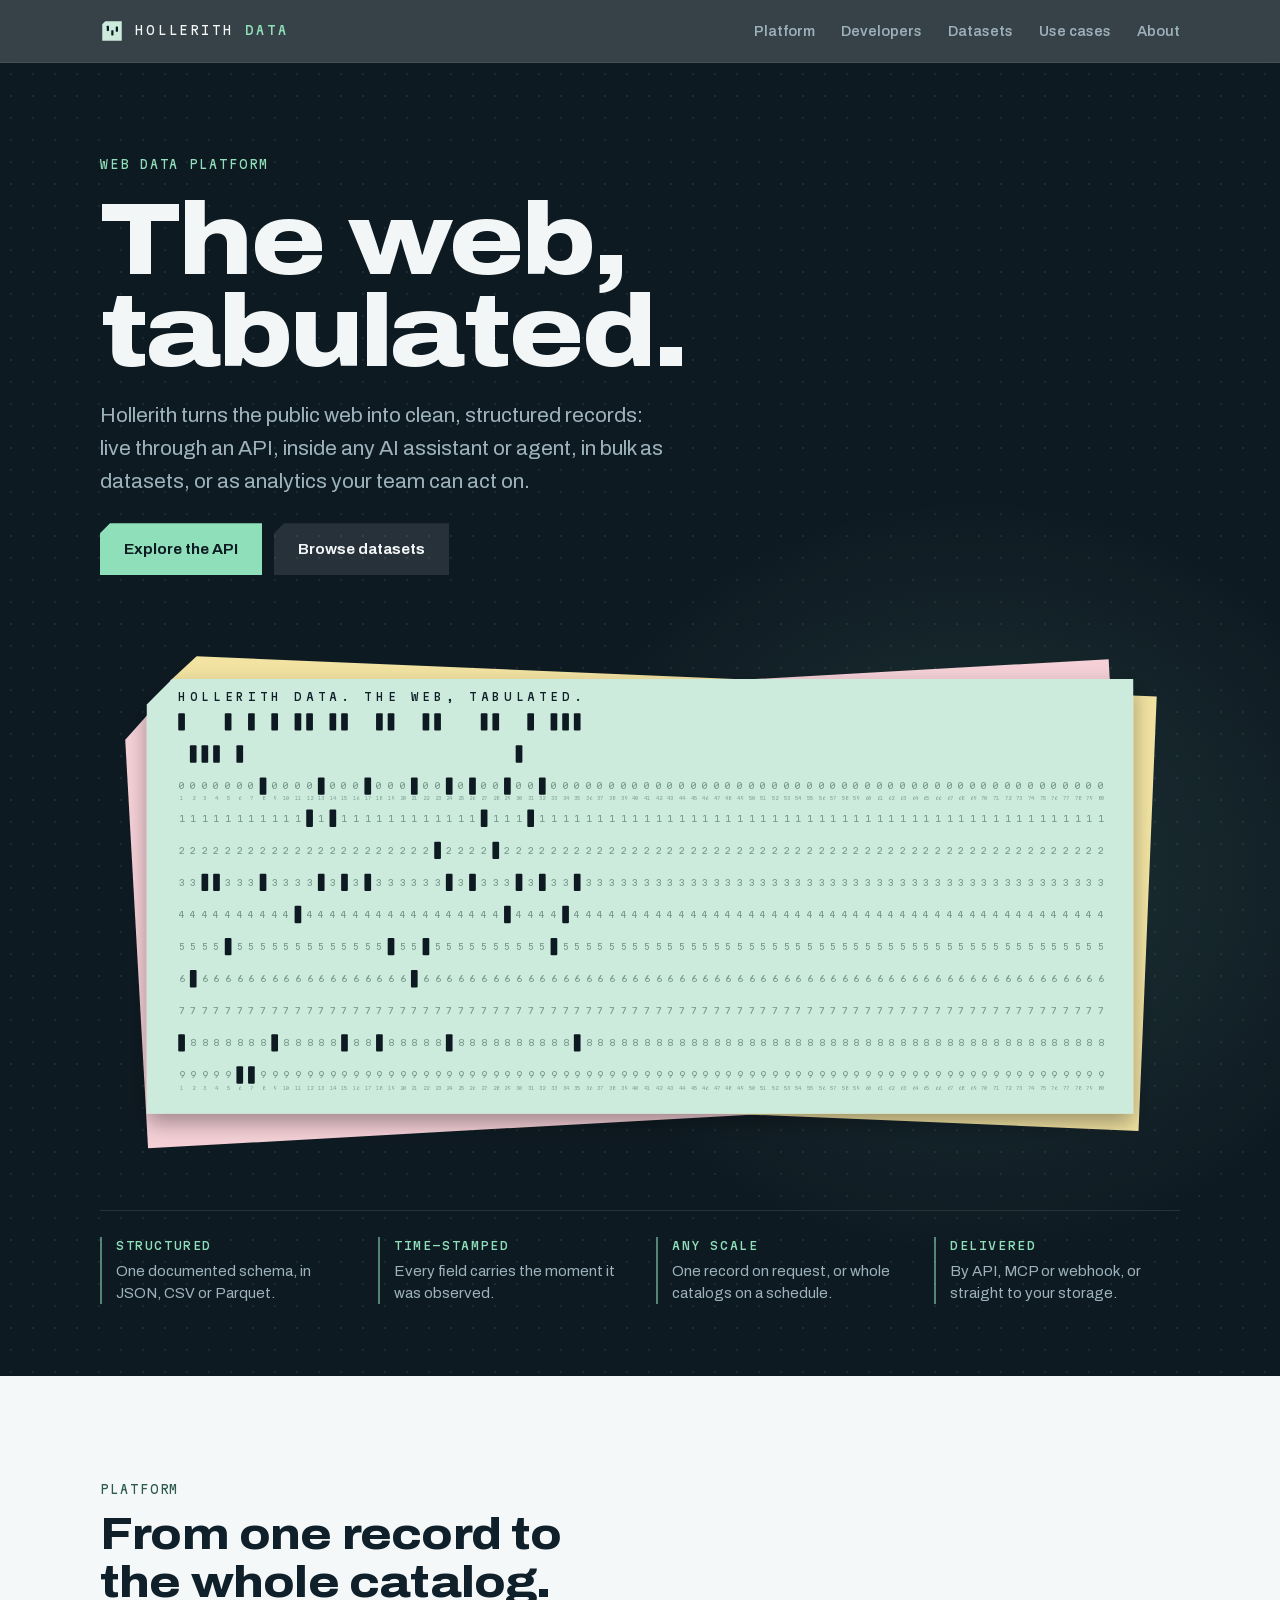
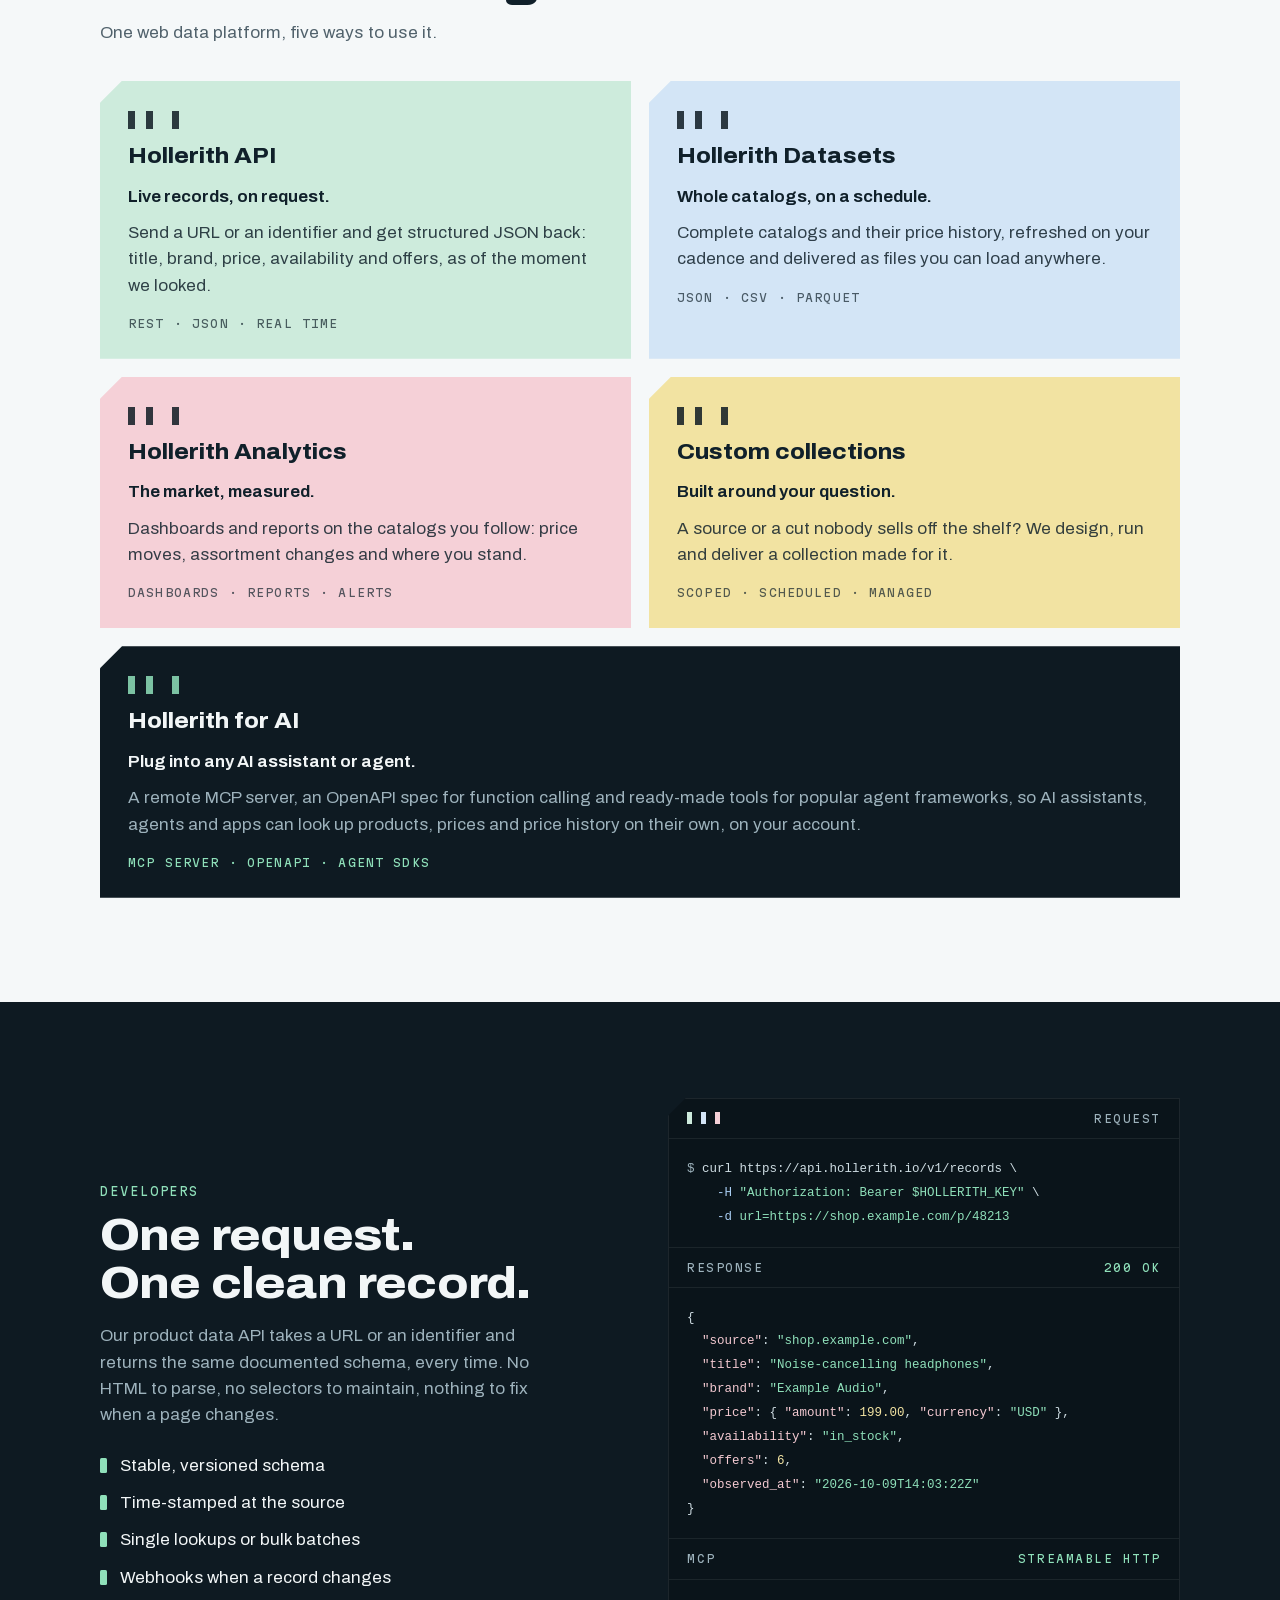
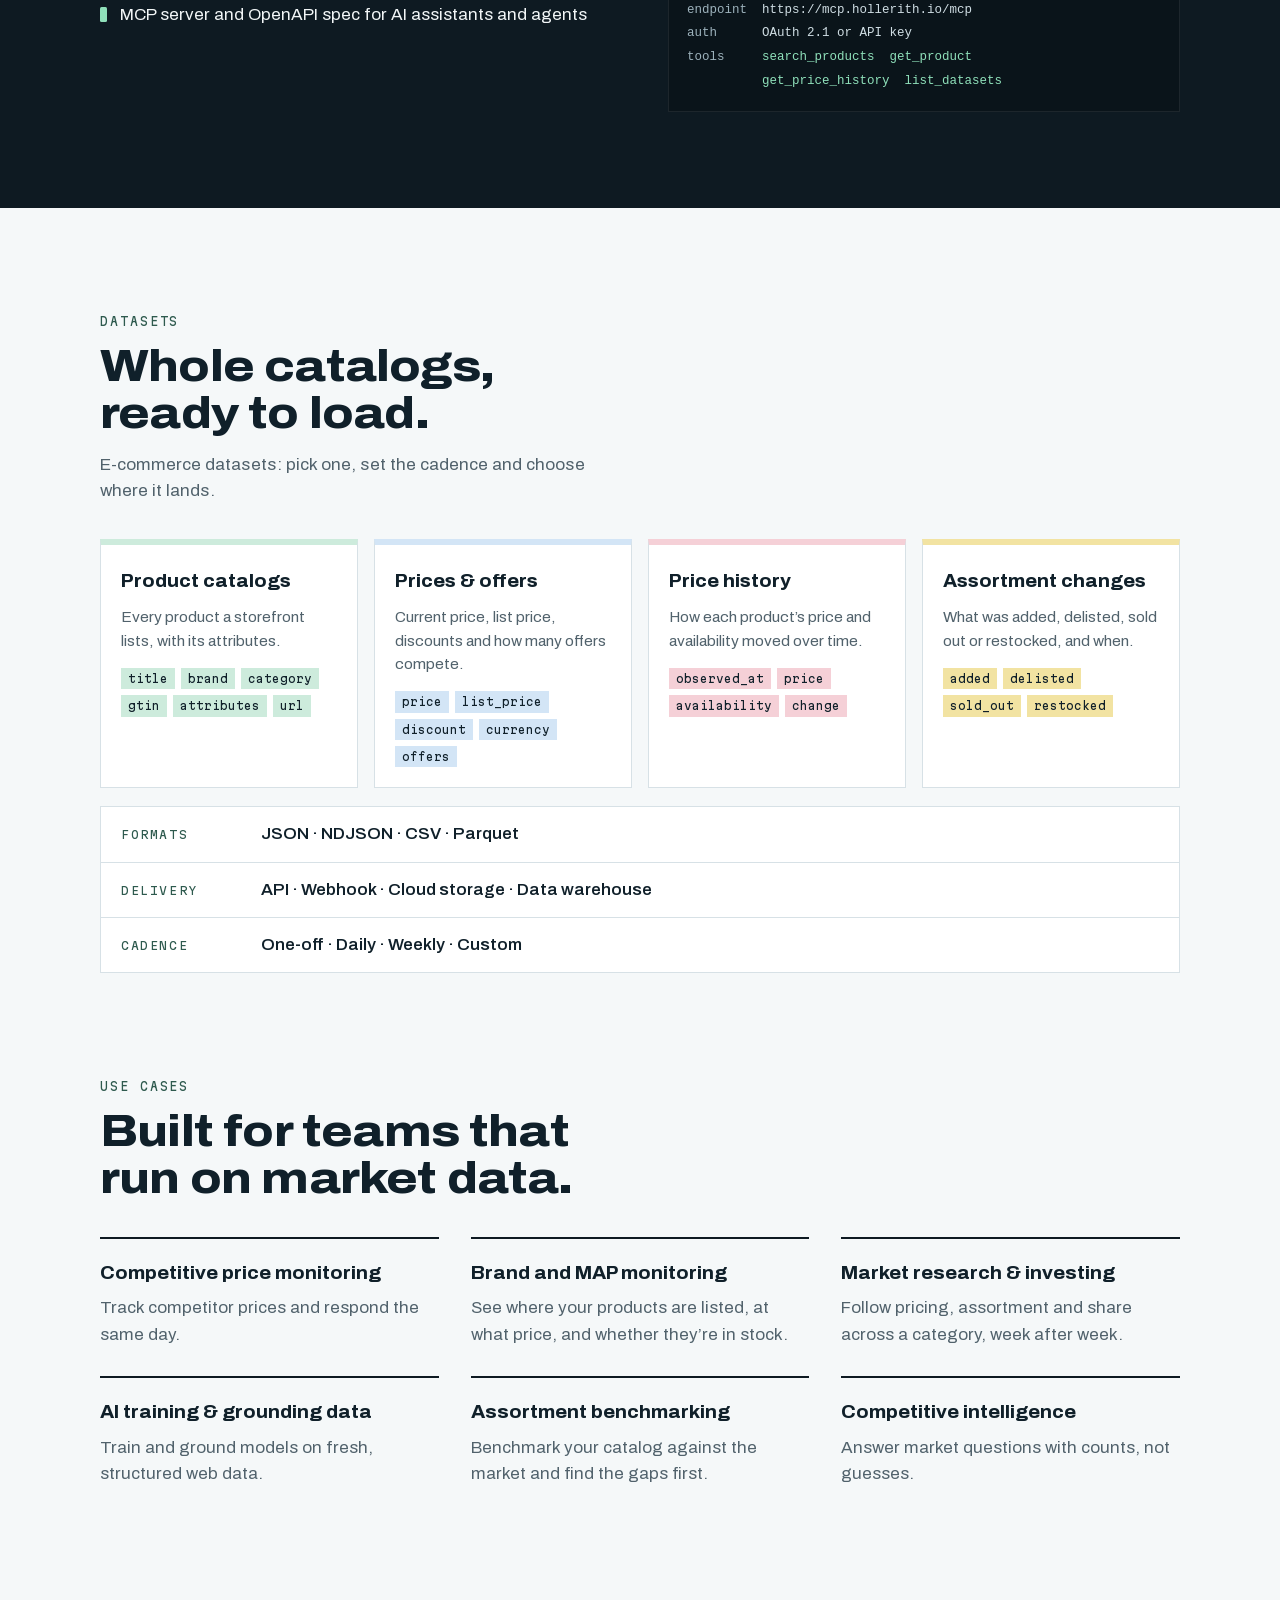
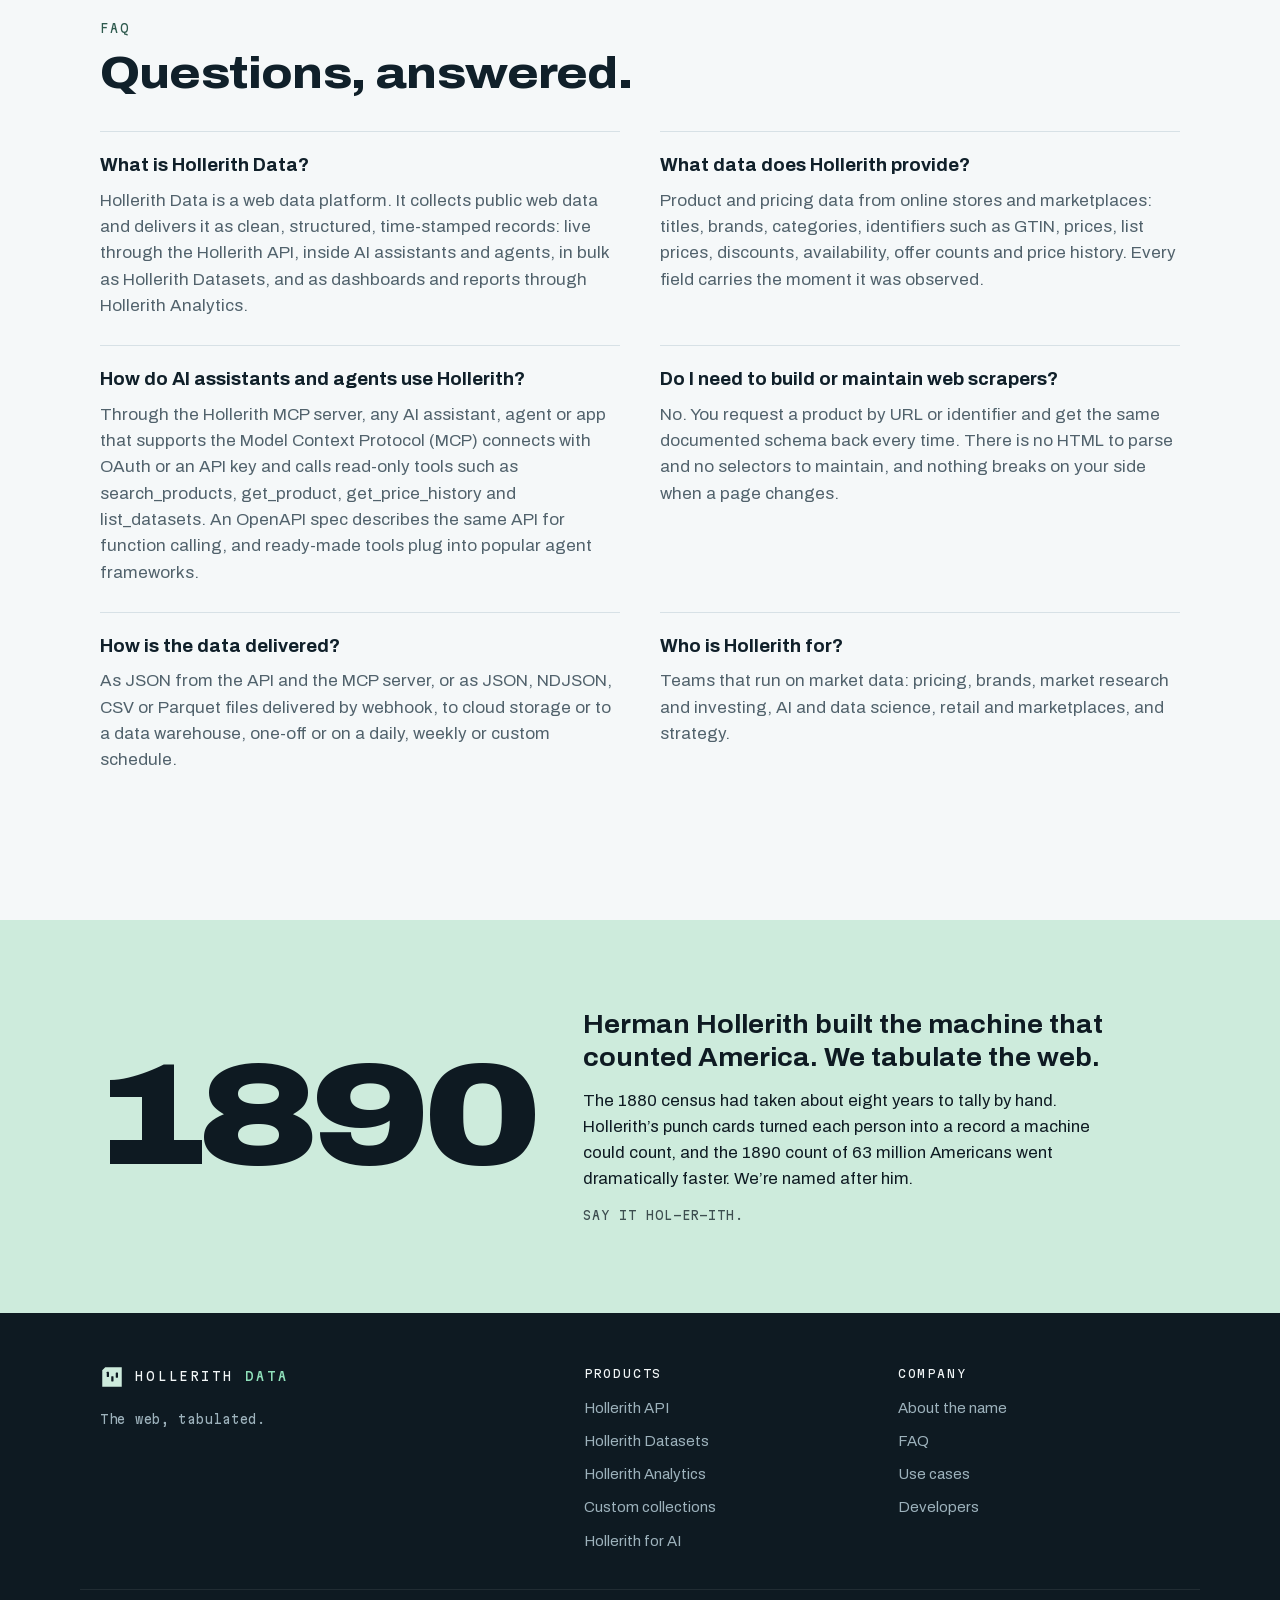
<file: index.html>
<!doctype html>
<html lang="en">
<head>
<meta charset="utf-8">
<meta name="viewport" content="width=device-width, initial-scale=1">
<meta http-equiv="Content-Security-Policy" content="default-src 'none'; style-src 'self'; font-src 'self'; img-src 'self'; base-uri 'none'; form-action 'none'; upgrade-insecure-requests">
<meta name="referrer" content="no-referrer">
<title>Hollerith Data | Web data API, datasets and MCP server</title>
<meta name="description" content="Clean, time-stamped web data: product and price records by API, an MCP server for AI assistants and agents, scheduled datasets and analytics.">
<link rel="canonical" href="https://hollerith.io/">
<meta property="og:type" content="website">
<meta property="og:site_name" content="Hollerith Data">
<meta property="og:url" content="https://hollerith.io/">
<meta property="og:title" content="Hollerith Data | The web, tabulated">
<meta property="og:description" content="Clean, structured, time-stamped web data by API, MCP server, datasets and analytics.">
<meta property="og:image" content="https://hollerith.io/og.png">
<meta property="og:image:width" content="1200">
<meta property="og:image:height" content="630">
<meta property="og:image:alt" content="A punch card spelling HOLLERITH DATA. THE WEB, TABULATED.">
<meta name="twitter:card" content="summary_large_image">
<script type="application/ld+json">{"@context":"https://schema.org","@graph":[{"@type":"Organization","@id":"https://hollerith.io/#org","name":"Hollerith Data","url":"https://hollerith.io/","logo":"https://hollerith.io/logo.png","slogan":"The web, tabulated.","description":"Hollerith Data is a web data platform. It collects public web data and delivers it as clean, structured, time-stamped records: live through the Hollerith API, inside AI assistants and agents, in bulk as Hollerith Datasets, and as dashboards and reports through Hollerith Analytics."},{"@type":"WebSite","@id":"https://hollerith.io/#website","name":"Hollerith Data","url":"https://hollerith.io/","publisher":{"@id":"https://hollerith.io/#org"}},{"@type":"Service","name":"Hollerith API","description":"Send a URL or an identifier and get structured JSON back: title, brand, price, availability and offers, as of the moment we looked.","provider":{"@id":"https://hollerith.io/#org"}},{"@type":"Service","name":"Hollerith Datasets","description":"Complete catalogs and their price history, refreshed on your cadence and delivered as files you can load anywhere.","provider":{"@id":"https://hollerith.io/#org"}},{"@type":"Service","name":"Hollerith Analytics","description":"Dashboards and reports on the catalogs you follow: price moves, assortment changes and where you stand.","provider":{"@id":"https://hollerith.io/#org"}},{"@type":"Service","name":"Custom collections","description":"A source or a cut nobody sells off the shelf? We design, run and deliver a collection made for it.","provider":{"@id":"https://hollerith.io/#org"}},{"@type":"Service","name":"Hollerith for AI","description":"A remote MCP server, an OpenAPI spec for function calling and ready-made tools for popular agent frameworks, so AI assistants, agents and apps can look up products, prices and price history on their own, on your account.","provider":{"@id":"https://hollerith.io/#org"}},{"@type":"FAQPage","@id":"https://hollerith.io/#faq","mainEntity":[{"@type":"Question","name":"What is Hollerith Data?","acceptedAnswer":{"@type":"Answer","text":"Hollerith Data is a web data platform. It collects public web data and delivers it as clean, structured, time-stamped records: live through the Hollerith API, inside AI assistants and agents, in bulk as Hollerith Datasets, and as dashboards and reports through Hollerith Analytics."}},{"@type":"Question","name":"What data does Hollerith provide?","acceptedAnswer":{"@type":"Answer","text":"Product and pricing data from online stores and marketplaces: titles, brands, categories, identifiers such as GTIN, prices, list prices, discounts, availability, offer counts and price history. Every field carries the moment it was observed."}},{"@type":"Question","name":"How do AI assistants and agents use Hollerith?","acceptedAnswer":{"@type":"Answer","text":"Through the Hollerith MCP server, any AI assistant, agent or app that supports the Model Context Protocol (MCP) connects with OAuth or an API key and calls read-only tools such as search_products, get_product, get_price_history and list_datasets. An OpenAPI spec describes the same API for function calling, and ready-made tools plug into popular agent frameworks."}},{"@type":"Question","name":"Do I need to build or maintain web scrapers?","acceptedAnswer":{"@type":"Answer","text":"No. You request a product by URL or identifier and get the same documented schema back every time. There is no HTML to parse and no selectors to maintain, and nothing breaks on your side when a page changes."}},{"@type":"Question","name":"How is the data delivered?","acceptedAnswer":{"@type":"Answer","text":"As JSON from the API and the MCP server, or as JSON, NDJSON, CSV or Parquet files delivered by webhook, to cloud storage or to a data warehouse, one-off or on a daily, weekly or custom schedule."}},{"@type":"Question","name":"Who is Hollerith for?","acceptedAnswer":{"@type":"Answer","text":"Teams that run on market data: pricing, brands, market research and investing, AI and data science, retail and marketplaces, and strategy."}}]}]}</script>
<meta name="theme-color" content="#0E1A22">
<link rel="preload" href="/fonts/archivo.woff2" as="font" type="font/woff2" crossorigin>
<link rel="stylesheet" href="/style.css?v=17e6d28da5">
<link rel="icon" href="/favicon.svg" type="image/svg+xml">
<link rel="apple-touch-icon" href="/logo.png">
</head>
<body>
<a class="skip" href="#main">Skip to content</a>
<header class="top">
  <div class="wrap top-in">
    <a class="mark" href="/"><svg viewBox="0 0 32 32" aria-hidden="true" focusable="false"><path d="M7 3h22v26H3V7z" fill="#CDEBDC"/><rect x="9" y="9" width="3" height="7" rx=".6" fill="#0E1A22"/><rect x="15" y="15" width="3" height="7" rx=".6" fill="#0E1A22"/><rect x="21" y="10" width="3" height="7" rx=".6" fill="#0E1A22"/></svg><span>HOLLERITH <b>DATA</b></span></a>
    <nav class="nav" aria-label="Primary">
      <a href="#platform">Platform</a><a href="#api">Developers</a><a href="#datasets">Datasets</a><a class="opt" href="#teams">Use cases</a><a class="opt" href="#name">About</a>
    </nav>
  </div>
</header>
<main id="main">
  <section class="hero" aria-labelledby="hero-h">
    <div class="wrap hero-in">
      <p class="eyebrow">Web data platform</p>
      <h1 id="hero-h">The web, tabulated.</h1>
      <p class="lede">Hollerith turns the public web into clean, structured records: live through an API, inside any AI assistant or agent, in bulk as datasets, or as analytics your team can act on.</p>
      <div class="ctas"><a class="btn btn-1" href="#api">Explore the API</a><a class="btn btn-2" href="#datasets">Browse datasets</a></div>
      <figure class="stack"><svg class="card" viewBox="-70 -60 1615 770" role="img" aria-label="A punch card. Its holes spell: HOLLERITH DATA. THE WEB, TABULATED."><defs><filter id="sh" x="-5%" y="-5%" width="110%" height="115%"><feDropShadow dx="0" dy="14" stdDeviation="16" flood-color="#000" flood-opacity=".35"/></filter></defs><path class="back b1" d="M38 0H1475V650H0V38Z" transform="rotate(-3.2 737 325) translate(-18 10)"/><path class="back b2" d="M38 0H1475V650H0V38Z" transform="rotate(2.4 737 325) translate(22 -6)"/><g filter="url(#sh)"><path class="front" d="M38 0H1475V650H0V38Z"/></g><text class="pd" x="52.0 69.4 86.8 104.2 121.6 139.0 156.4 173.8 191.2 208.6 226.0 243.4 260.8 278.2 295.6 313.0 330.4 347.8 365.2 382.6 400.0 417.4 434.8 452.2 469.6 487.0 504.4 521.8 539.2 556.6 574.0 591.4 608.8 626.2 643.6 661.0 678.4 695.8 713.2 730.6 748.0 765.4 782.8 800.2 817.6 835.0 852.4 869.8 887.2 904.6 922.0 939.4 956.8 974.2 991.6 1009.0 1026.4 1043.8 1061.2 1078.6 1096.0 1113.4 1130.8 1148.2 1165.6 1183.0 1200.4 1217.8 1235.2 1252.6 1270.0 1287.4 1304.8 1322.2 1339.6 1357.0 1374.4 1391.8 1409.2 1426.6" y="165">00000000000000000000000000000000000000000000000000000000000000000000000000000000</text><text class="pd" x="52.0 69.4 86.8 104.2 121.6 139.0 156.4 173.8 191.2 208.6 226.0 243.4 260.8 278.2 295.6 313.0 330.4 347.8 365.2 382.6 400.0 417.4 434.8 452.2 469.6 487.0 504.4 521.8 539.2 556.6 574.0 591.4 608.8 626.2 643.6 661.0 678.4 695.8 713.2 730.6 748.0 765.4 782.8 800.2 817.6 835.0 852.4 869.8 887.2 904.6 922.0 939.4 956.8 974.2 991.6 1009.0 1026.4 1043.8 1061.2 1078.6 1096.0 1113.4 1130.8 1148.2 1165.6 1183.0 1200.4 1217.8 1235.2 1252.6 1270.0 1287.4 1304.8 1322.2 1339.6 1357.0 1374.4 1391.8 1409.2 1426.6" y="213">11111111111111111111111111111111111111111111111111111111111111111111111111111111</text><text class="pd" x="52.0 69.4 86.8 104.2 121.6 139.0 156.4 173.8 191.2 208.6 226.0 243.4 260.8 278.2 295.6 313.0 330.4 347.8 365.2 382.6 400.0 417.4 434.8 452.2 469.6 487.0 504.4 521.8 539.2 556.6 574.0 591.4 608.8 626.2 643.6 661.0 678.4 695.8 713.2 730.6 748.0 765.4 782.8 800.2 817.6 835.0 852.4 869.8 887.2 904.6 922.0 939.4 956.8 974.2 991.6 1009.0 1026.4 1043.8 1061.2 1078.6 1096.0 1113.4 1130.8 1148.2 1165.6 1183.0 1200.4 1217.8 1235.2 1252.6 1270.0 1287.4 1304.8 1322.2 1339.6 1357.0 1374.4 1391.8 1409.2 1426.6" y="261">22222222222222222222222222222222222222222222222222222222222222222222222222222222</text><text class="pd" x="52.0 69.4 86.8 104.2 121.6 139.0 156.4 173.8 191.2 208.6 226.0 243.4 260.8 278.2 295.6 313.0 330.4 347.8 365.2 382.6 400.0 417.4 434.8 452.2 469.6 487.0 504.4 521.8 539.2 556.6 574.0 591.4 608.8 626.2 643.6 661.0 678.4 695.8 713.2 730.6 748.0 765.4 782.8 800.2 817.6 835.0 852.4 869.8 887.2 904.6 922.0 939.4 956.8 974.2 991.6 1009.0 1026.4 1043.8 1061.2 1078.6 1096.0 1113.4 1130.8 1148.2 1165.6 1183.0 1200.4 1217.8 1235.2 1252.6 1270.0 1287.4 1304.8 1322.2 1339.6 1357.0 1374.4 1391.8 1409.2 1426.6" y="309">33333333333333333333333333333333333333333333333333333333333333333333333333333333</text><text class="pd" x="52.0 69.4 86.8 104.2 121.6 139.0 156.4 173.8 191.2 208.6 226.0 243.4 260.8 278.2 295.6 313.0 330.4 347.8 365.2 382.6 400.0 417.4 434.8 452.2 469.6 487.0 504.4 521.8 539.2 556.6 574.0 591.4 608.8 626.2 643.6 661.0 678.4 695.8 713.2 730.6 748.0 765.4 782.8 800.2 817.6 835.0 852.4 869.8 887.2 904.6 922.0 939.4 956.8 974.2 991.6 1009.0 1026.4 1043.8 1061.2 1078.6 1096.0 1113.4 1130.8 1148.2 1165.6 1183.0 1200.4 1217.8 1235.2 1252.6 1270.0 1287.4 1304.8 1322.2 1339.6 1357.0 1374.4 1391.8 1409.2 1426.6" y="357">44444444444444444444444444444444444444444444444444444444444444444444444444444444</text><text class="pd" x="52.0 69.4 86.8 104.2 121.6 139.0 156.4 173.8 191.2 208.6 226.0 243.4 260.8 278.2 295.6 313.0 330.4 347.8 365.2 382.6 400.0 417.4 434.8 452.2 469.6 487.0 504.4 521.8 539.2 556.6 574.0 591.4 608.8 626.2 643.6 661.0 678.4 695.8 713.2 730.6 748.0 765.4 782.8 800.2 817.6 835.0 852.4 869.8 887.2 904.6 922.0 939.4 956.8 974.2 991.6 1009.0 1026.4 1043.8 1061.2 1078.6 1096.0 1113.4 1130.8 1148.2 1165.6 1183.0 1200.4 1217.8 1235.2 1252.6 1270.0 1287.4 1304.8 1322.2 1339.6 1357.0 1374.4 1391.8 1409.2 1426.6" y="405">55555555555555555555555555555555555555555555555555555555555555555555555555555555</text><text class="pd" x="52.0 69.4 86.8 104.2 121.6 139.0 156.4 173.8 191.2 208.6 226.0 243.4 260.8 278.2 295.6 313.0 330.4 347.8 365.2 382.6 400.0 417.4 434.8 452.2 469.6 487.0 504.4 521.8 539.2 556.6 574.0 591.4 608.8 626.2 643.6 661.0 678.4 695.8 713.2 730.6 748.0 765.4 782.8 800.2 817.6 835.0 852.4 869.8 887.2 904.6 922.0 939.4 956.8 974.2 991.6 1009.0 1026.4 1043.8 1061.2 1078.6 1096.0 1113.4 1130.8 1148.2 1165.6 1183.0 1200.4 1217.8 1235.2 1252.6 1270.0 1287.4 1304.8 1322.2 1339.6 1357.0 1374.4 1391.8 1409.2 1426.6" y="453">66666666666666666666666666666666666666666666666666666666666666666666666666666666</text><text class="pd" x="52.0 69.4 86.8 104.2 121.6 139.0 156.4 173.8 191.2 208.6 226.0 243.4 260.8 278.2 295.6 313.0 330.4 347.8 365.2 382.6 400.0 417.4 434.8 452.2 469.6 487.0 504.4 521.8 539.2 556.6 574.0 591.4 608.8 626.2 643.6 661.0 678.4 695.8 713.2 730.6 748.0 765.4 782.8 800.2 817.6 835.0 852.4 869.8 887.2 904.6 922.0 939.4 956.8 974.2 991.6 1009.0 1026.4 1043.8 1061.2 1078.6 1096.0 1113.4 1130.8 1148.2 1165.6 1183.0 1200.4 1217.8 1235.2 1252.6 1270.0 1287.4 1304.8 1322.2 1339.6 1357.0 1374.4 1391.8 1409.2 1426.6" y="501">77777777777777777777777777777777777777777777777777777777777777777777777777777777</text><text class="pd" x="52.0 69.4 86.8 104.2 121.6 139.0 156.4 173.8 191.2 208.6 226.0 243.4 260.8 278.2 295.6 313.0 330.4 347.8 365.2 382.6 400.0 417.4 434.8 452.2 469.6 487.0 504.4 521.8 539.2 556.6 574.0 591.4 608.8 626.2 643.6 661.0 678.4 695.8 713.2 730.6 748.0 765.4 782.8 800.2 817.6 835.0 852.4 869.8 887.2 904.6 922.0 939.4 956.8 974.2 991.6 1009.0 1026.4 1043.8 1061.2 1078.6 1096.0 1113.4 1130.8 1148.2 1165.6 1183.0 1200.4 1217.8 1235.2 1252.6 1270.0 1287.4 1304.8 1322.2 1339.6 1357.0 1374.4 1391.8 1409.2 1426.6" y="549">88888888888888888888888888888888888888888888888888888888888888888888888888888888</text><text class="pd" x="52.0 69.4 86.8 104.2 121.6 139.0 156.4 173.8 191.2 208.6 226.0 243.4 260.8 278.2 295.6 313.0 330.4 347.8 365.2 382.6 400.0 417.4 434.8 452.2 469.6 487.0 504.4 521.8 539.2 556.6 574.0 591.4 608.8 626.2 643.6 661.0 678.4 695.8 713.2 730.6 748.0 765.4 782.8 800.2 817.6 835.0 852.4 869.8 887.2 904.6 922.0 939.4 956.8 974.2 991.6 1009.0 1026.4 1043.8 1061.2 1078.6 1096.0 1113.4 1130.8 1148.2 1165.6 1183.0 1200.4 1217.8 1235.2 1252.6 1270.0 1287.4 1304.8 1322.2 1339.6 1357.0 1374.4 1391.8 1409.2 1426.6" y="597">99999999999999999999999999999999999999999999999999999999999999999999999999999999</text><text class="cn" x="52.0" y="181">1</text><text class="cn" x="52.0" y="615">1</text><text class="cn" x="69.4" y="181">2</text><text class="cn" x="69.4" y="615">2</text><text class="cn" x="86.8" y="181">3</text><text class="cn" x="86.8" y="615">3</text><text class="cn" x="104.2" y="181">4</text><text class="cn" x="104.2" y="615">4</text><text class="cn" x="121.6" y="181">5</text><text class="cn" x="121.6" y="615">5</text><text class="cn" x="139.0" y="181">6</text><text class="cn" x="139.0" y="615">6</text><text class="cn" x="156.4" y="181">7</text><text class="cn" x="156.4" y="615">7</text><text class="cn" x="173.8" y="181">8</text><text class="cn" x="173.8" y="615">8</text><text class="cn" x="191.2" y="181">9</text><text class="cn" x="191.2" y="615">9</text><text class="cn" x="208.6" y="181">10</text><text class="cn" x="208.6" y="615">10</text><text class="cn" x="226.0" y="181">11</text><text class="cn" x="226.0" y="615">11</text><text class="cn" x="243.4" y="181">12</text><text class="cn" x="243.4" y="615">12</text><text class="cn" x="260.8" y="181">13</text><text class="cn" x="260.8" y="615">13</text><text class="cn" x="278.2" y="181">14</text><text class="cn" x="278.2" y="615">14</text><text class="cn" x="295.6" y="181">15</text><text class="cn" x="295.6" y="615">15</text><text class="cn" x="313.0" y="181">16</text><text class="cn" x="313.0" y="615">16</text><text class="cn" x="330.4" y="181">17</text><text class="cn" x="330.4" y="615">17</text><text class="cn" x="347.8" y="181">18</text><text class="cn" x="347.8" y="615">18</text><text class="cn" x="365.2" y="181">19</text><text class="cn" x="365.2" y="615">19</text><text class="cn" x="382.6" y="181">20</text><text class="cn" x="382.6" y="615">20</text><text class="cn" x="400.0" y="181">21</text><text class="cn" x="400.0" y="615">21</text><text class="cn" x="417.4" y="181">22</text><text class="cn" x="417.4" y="615">22</text><text class="cn" x="434.8" y="181">23</text><text class="cn" x="434.8" y="615">23</text><text class="cn" x="452.2" y="181">24</text><text class="cn" x="452.2" y="615">24</text><text class="cn" x="469.6" y="181">25</text><text class="cn" x="469.6" y="615">25</text><text class="cn" x="487.0" y="181">26</text><text class="cn" x="487.0" y="615">26</text><text class="cn" x="504.4" y="181">27</text><text class="cn" x="504.4" y="615">27</text><text class="cn" x="521.8" y="181">28</text><text class="cn" x="521.8" y="615">28</text><text class="cn" x="539.2" y="181">29</text><text class="cn" x="539.2" y="615">29</text><text class="cn" x="556.6" y="181">30</text><text class="cn" x="556.6" y="615">30</text><text class="cn" x="574.0" y="181">31</text><text class="cn" x="574.0" y="615">31</text><text class="cn" x="591.4" y="181">32</text><text class="cn" x="591.4" y="615">32</text><text class="cn" x="608.8" y="181">33</text><text class="cn" x="608.8" y="615">33</text><text class="cn" x="626.2" y="181">34</text><text class="cn" x="626.2" y="615">34</text><text class="cn" x="643.6" y="181">35</text><text class="cn" x="643.6" y="615">35</text><text class="cn" x="661.0" y="181">36</text><text class="cn" x="661.0" y="615">36</text><text class="cn" x="678.4" y="181">37</text><text class="cn" x="678.4" y="615">37</text><text class="cn" x="695.8" y="181">38</text><text class="cn" x="695.8" y="615">38</text><text class="cn" x="713.2" y="181">39</text><text class="cn" x="713.2" y="615">39</text><text class="cn" x="730.6" y="181">40</text><text class="cn" x="730.6" y="615">40</text><text class="cn" x="748.0" y="181">41</text><text class="cn" x="748.0" y="615">41</text><text class="cn" x="765.4" y="181">42</text><text class="cn" x="765.4" y="615">42</text><text class="cn" x="782.8" y="181">43</text><text class="cn" x="782.8" y="615">43</text><text class="cn" x="800.2" y="181">44</text><text class="cn" x="800.2" y="615">44</text><text class="cn" x="817.6" y="181">45</text><text class="cn" x="817.6" y="615">45</text><text class="cn" x="835.0" y="181">46</text><text class="cn" x="835.0" y="615">46</text><text class="cn" x="852.4" y="181">47</text><text class="cn" x="852.4" y="615">47</text><text class="cn" x="869.8" y="181">48</text><text class="cn" x="869.8" y="615">48</text><text class="cn" x="887.2" y="181">49</text><text class="cn" x="887.2" y="615">49</text><text class="cn" x="904.6" y="181">50</text><text class="cn" x="904.6" y="615">50</text><text class="cn" x="922.0" y="181">51</text><text class="cn" x="922.0" y="615">51</text><text class="cn" x="939.4" y="181">52</text><text class="cn" x="939.4" y="615">52</text><text class="cn" x="956.8" y="181">53</text><text class="cn" x="956.8" y="615">53</text><text class="cn" x="974.2" y="181">54</text><text class="cn" x="974.2" y="615">54</text><text class="cn" x="991.6" y="181">55</text><text class="cn" x="991.6" y="615">55</text><text class="cn" x="1009.0" y="181">56</text><text class="cn" x="1009.0" y="615">56</text><text class="cn" x="1026.4" y="181">57</text><text class="cn" x="1026.4" y="615">57</text><text class="cn" x="1043.8" y="181">58</text><text class="cn" x="1043.8" y="615">58</text><text class="cn" x="1061.2" y="181">59</text><text class="cn" x="1061.2" y="615">59</text><text class="cn" x="1078.6" y="181">60</text><text class="cn" x="1078.6" y="615">60</text><text class="cn" x="1096.0" y="181">61</text><text class="cn" x="1096.0" y="615">61</text><text class="cn" x="1113.4" y="181">62</text><text class="cn" x="1113.4" y="615">62</text><text class="cn" x="1130.8" y="181">63</text><text class="cn" x="1130.8" y="615">63</text><text class="cn" x="1148.2" y="181">64</text><text class="cn" x="1148.2" y="615">64</text><text class="cn" x="1165.6" y="181">65</text><text class="cn" x="1165.6" y="615">65</text><text class="cn" x="1183.0" y="181">66</text><text class="cn" x="1183.0" y="615">66</text><text class="cn" x="1200.4" y="181">67</text><text class="cn" x="1200.4" y="615">67</text><text class="cn" x="1217.8" y="181">68</text><text class="cn" x="1217.8" y="615">68</text><text class="cn" x="1235.2" y="181">69</text><text class="cn" x="1235.2" y="615">69</text><text class="cn" x="1252.6" y="181">70</text><text class="cn" x="1252.6" y="615">70</text><text class="cn" x="1270.0" y="181">71</text><text class="cn" x="1270.0" y="615">71</text><text class="cn" x="1287.4" y="181">72</text><text class="cn" x="1287.4" y="615">72</text><text class="cn" x="1304.8" y="181">73</text><text class="cn" x="1304.8" y="615">73</text><text class="cn" x="1322.2" y="181">74</text><text class="cn" x="1322.2" y="615">74</text><text class="cn" x="1339.6" y="181">75</text><text class="cn" x="1339.6" y="615">75</text><text class="cn" x="1357.0" y="181">76</text><text class="cn" x="1357.0" y="615">76</text><text class="cn" x="1374.4" y="181">77</text><text class="cn" x="1374.4" y="615">77</text><text class="cn" x="1391.8" y="181">78</text><text class="cn" x="1391.8" y="615">78</text><text class="cn" x="1409.2" y="181">79</text><text class="cn" x="1409.2" y="615">79</text><text class="cn" x="1426.6" y="181">80</text><text class="cn" x="1426.6" y="615">80</text><text class="ip k1" x="52.0" y="33">H</text><rect class="h k1" x="47.0" y="51" width="10" height="26" rx="1.5"/><rect class="h k1" x="47.0" y="531" width="10" height="26" rx="1.5"/><text class="ip k2" x="69.4" y="33">O</text><rect class="h k2" x="64.4" y="99" width="10" height="26" rx="1.5"/><rect class="h k2" x="64.4" y="435" width="10" height="26" rx="1.5"/><text class="ip k3" x="86.8" y="33">L</text><rect class="h k3" x="81.8" y="99" width="10" height="26" rx="1.5"/><rect class="h k3" x="81.8" y="291" width="10" height="26" rx="1.5"/><text class="ip k4" x="104.2" y="33">L</text><rect class="h k4" x="99.2" y="99" width="10" height="26" rx="1.5"/><rect class="h k4" x="99.2" y="291" width="10" height="26" rx="1.5"/><text class="ip k5" x="121.6" y="33">E</text><rect class="h k5" x="116.6" y="51" width="10" height="26" rx="1.5"/><rect class="h k5" x="116.6" y="387" width="10" height="26" rx="1.5"/><text class="ip k6" x="139.0" y="33">R</text><rect class="h k6" x="134.0" y="99" width="10" height="26" rx="1.5"/><rect class="h k6" x="134.0" y="579" width="10" height="26" rx="1.5"/><text class="ip k7" x="156.4" y="33">I</text><rect class="h k7" x="151.4" y="51" width="10" height="26" rx="1.5"/><rect class="h k7" x="151.4" y="579" width="10" height="26" rx="1.5"/><text class="ip k8" x="173.8" y="33">T</text><rect class="h k8" x="168.8" y="147" width="10" height="26" rx="1.5"/><rect class="h k8" x="168.8" y="291" width="10" height="26" rx="1.5"/><text class="ip k9" x="191.2" y="33">H</text><rect class="h k9" x="186.2" y="51" width="10" height="26" rx="1.5"/><rect class="h k9" x="186.2" y="531" width="10" height="26" rx="1.5"/><text class="ip k11" x="226.0" y="33">D</text><rect class="h k11" x="221.0" y="51" width="10" height="26" rx="1.5"/><rect class="h k11" x="221.0" y="339" width="10" height="26" rx="1.5"/><text class="ip k12" x="243.4" y="33">A</text><rect class="h k12" x="238.4" y="51" width="10" height="26" rx="1.5"/><rect class="h k12" x="238.4" y="195" width="10" height="26" rx="1.5"/><text class="ip k13" x="260.8" y="33">T</text><rect class="h k13" x="255.8" y="147" width="10" height="26" rx="1.5"/><rect class="h k13" x="255.8" y="291" width="10" height="26" rx="1.5"/><text class="ip k14" x="278.2" y="33">A</text><rect class="h k14" x="273.2" y="51" width="10" height="26" rx="1.5"/><rect class="h k14" x="273.2" y="195" width="10" height="26" rx="1.5"/><text class="ip k15" x="295.6" y="33">.</text><rect class="h k15" x="290.6" y="51" width="10" height="26" rx="1.5"/><rect class="h k15" x="290.6" y="291" width="10" height="26" rx="1.5"/><rect class="h k15" x="290.6" y="531" width="10" height="26" rx="1.5"/><text class="ip k17" x="330.4" y="33">T</text><rect class="h k17" x="325.4" y="147" width="10" height="26" rx="1.5"/><rect class="h k17" x="325.4" y="291" width="10" height="26" rx="1.5"/><text class="ip k18" x="347.8" y="33">H</text><rect class="h k18" x="342.8" y="51" width="10" height="26" rx="1.5"/><rect class="h k18" x="342.8" y="531" width="10" height="26" rx="1.5"/><text class="ip k19" x="365.2" y="33">E</text><rect class="h k19" x="360.2" y="51" width="10" height="26" rx="1.5"/><rect class="h k19" x="360.2" y="387" width="10" height="26" rx="1.5"/><text class="ip k21" x="400.0" y="33">W</text><rect class="h k21" x="395.0" y="147" width="10" height="26" rx="1.5"/><rect class="h k21" x="395.0" y="435" width="10" height="26" rx="1.5"/><text class="ip k22" x="417.4" y="33">E</text><rect class="h k22" x="412.4" y="51" width="10" height="26" rx="1.5"/><rect class="h k22" x="412.4" y="387" width="10" height="26" rx="1.5"/><text class="ip k23" x="434.8" y="33">B</text><rect class="h k23" x="429.8" y="51" width="10" height="26" rx="1.5"/><rect class="h k23" x="429.8" y="243" width="10" height="26" rx="1.5"/><text class="ip k24" x="452.2" y="33">,</text><rect class="h k24" x="447.2" y="147" width="10" height="26" rx="1.5"/><rect class="h k24" x="447.2" y="291" width="10" height="26" rx="1.5"/><rect class="h k24" x="447.2" y="531" width="10" height="26" rx="1.5"/><text class="ip k26" x="487.0" y="33">T</text><rect class="h k26" x="482.0" y="147" width="10" height="26" rx="1.5"/><rect class="h k26" x="482.0" y="291" width="10" height="26" rx="1.5"/><text class="ip k27" x="504.4" y="33">A</text><rect class="h k27" x="499.4" y="51" width="10" height="26" rx="1.5"/><rect class="h k27" x="499.4" y="195" width="10" height="26" rx="1.5"/><text class="ip k28" x="521.8" y="33">B</text><rect class="h k28" x="516.8" y="51" width="10" height="26" rx="1.5"/><rect class="h k28" x="516.8" y="243" width="10" height="26" rx="1.5"/><text class="ip k29" x="539.2" y="33">U</text><rect class="h k29" x="534.2" y="147" width="10" height="26" rx="1.5"/><rect class="h k29" x="534.2" y="339" width="10" height="26" rx="1.5"/><text class="ip k30" x="556.6" y="33">L</text><rect class="h k30" x="551.6" y="99" width="10" height="26" rx="1.5"/><rect class="h k30" x="551.6" y="291" width="10" height="26" rx="1.5"/><text class="ip k31" x="574.0" y="33">A</text><rect class="h k31" x="569.0" y="51" width="10" height="26" rx="1.5"/><rect class="h k31" x="569.0" y="195" width="10" height="26" rx="1.5"/><text class="ip k32" x="591.4" y="33">T</text><rect class="h k32" x="586.4" y="147" width="10" height="26" rx="1.5"/><rect class="h k32" x="586.4" y="291" width="10" height="26" rx="1.5"/><text class="ip k33" x="608.8" y="33">E</text><rect class="h k33" x="603.8" y="51" width="10" height="26" rx="1.5"/><rect class="h k33" x="603.8" y="387" width="10" height="26" rx="1.5"/><text class="ip k34" x="626.2" y="33">D</text><rect class="h k34" x="621.2" y="51" width="10" height="26" rx="1.5"/><rect class="h k34" x="621.2" y="339" width="10" height="26" rx="1.5"/><text class="ip k35" x="643.6" y="33">.</text><rect class="h k35" x="638.6" y="51" width="10" height="26" rx="1.5"/><rect class="h k35" x="638.6" y="291" width="10" height="26" rx="1.5"/><rect class="h k35" x="638.6" y="531" width="10" height="26" rx="1.5"/></svg></figure>
      <ul class="facts">
        <li><b>Structured</b><span>One documented schema, in JSON, CSV or Parquet.</span></li>
        <li><b>Time-stamped</b><span>Every field carries the moment it was observed.</span></li>
        <li><b>Any scale</b><span>One record on request, or whole catalogs on a schedule.</span></li>
        <li><b>Delivered</b><span>By API, MCP or webhook, or straight to your storage.</span></li>
      </ul>
    </div>
  </section>

  <section id="platform" class="sec wrap" aria-labelledby="platform-h">
    <p class="kicker">Platform</p>
    <h2 id="platform-h">From one record to the whole catalog.</h2>
    <p class="sub">One web data platform, five ways to use it.</p>
    <div class="products">
      <article class="p mint"><h3>Hollerith API</h3><p class="tag">Live records, on request.</p><p>Send a URL or an identifier and get structured JSON back: title, brand, price, availability and offers, as of the moment we looked.</p><p class="spec">REST · JSON · Real time</p></article>
      <article class="p sky"><h3>Hollerith Datasets</h3><p class="tag">Whole catalogs, on a schedule.</p><p>Complete catalogs and their price history, refreshed on your cadence and delivered as files you can load anywhere.</p><p class="spec">JSON · CSV · Parquet</p></article>
      <article class="p rose"><h3>Hollerith Analytics</h3><p class="tag">The market, measured.</p><p>Dashboards and reports on the catalogs you follow: price moves, assortment changes and where you stand.</p><p class="spec">Dashboards · Reports · Alerts</p></article>
      <article class="p butter"><h3>Custom collections</h3><p class="tag">Built around your question.</p><p>A source or a cut nobody sells off the shelf? We design, run and deliver a collection made for it.</p><p class="spec">Scoped · Scheduled · Managed</p></article>
      <article class="p ink wide"><h3>Hollerith for AI</h3><p class="tag">Plug into any AI assistant or agent.</p><p>A remote MCP server, an OpenAPI spec for function calling and ready-made tools for popular agent frameworks, so AI assistants, agents and apps can look up products, prices and price history on their own, on your account.</p><p class="spec">MCP server · OpenAPI · Agent SDKs</p></article>
    </div>
  </section>

  <section id="api" class="dev" aria-labelledby="api-h">
    <div class="wrap dev-in">
      <div class="dev-copy">
        <p class="kicker">Developers</p>
        <h2 id="api-h">One request.<br>One clean record.</h2>
        <p>Our product data API takes a URL or an identifier and returns the same documented schema, every time. No HTML to parse, no selectors to maintain, nothing to fix when a page changes.</p>
        <ul class="ticks">
          <li>Stable, versioned schema</li>
          <li>Time-stamped at the source</li>
          <li>Single lookups or bulk batches</li>
          <li>Webhooks when a record changes</li>
          <li>MCP server and OpenAPI spec for AI assistants and agents</li>
        </ul>
      </div>
      <figure class="code" aria-label="Example API request and response">
        <div class="code-h"><span class="holes" aria-hidden="true"></span><span>Request</span></div>
        <pre><code><span class="tp">$</span> curl https://api.hollerith.io/v1/records \
    <span class="tf">-H</span> <span class="ts">"Authorization: Bearer $HOLLERITH_KEY"</span> \
    <span class="tf">-d</span> <span class="ts">url=https://shop.example.com/p/48213</span></code></pre>
        <div class="code-h"><span>Response</span><span class="ok">200 OK</span></div>
        <pre><code>{
  <span class="tk">"source"</span>: <span class="ts">"shop.example.com"</span>,
  <span class="tk">"title"</span>: <span class="ts">"Noise-cancelling headphones"</span>,
  <span class="tk">"brand"</span>: <span class="ts">"Example Audio"</span>,
  <span class="tk">"price"</span>: { <span class="tk">"amount"</span>: <span class="tn">199.00</span>, <span class="tk">"currency"</span>: <span class="ts">"USD"</span> },
  <span class="tk">"availability"</span>: <span class="ts">"in_stock"</span>,
  <span class="tk">"offers"</span>: <span class="tn">6</span>,
  <span class="tk">"observed_at"</span>: <span class="ts">"2026-10-09T14:03:22Z"</span>
}</code></pre>
        <div class="code-h"><span>MCP</span><span class="ok">Streamable HTTP</span></div>
        <pre><code><span class="tp">endpoint</span>  https://mcp.hollerith.io/mcp
<span class="tp">auth</span>      OAuth 2.1 or API key
<span class="tp">tools</span>     <span class="ts">search_products</span>  <span class="ts">get_product</span>
          <span class="ts">get_price_history</span>  <span class="ts">list_datasets</span></code></pre>
      </figure>
    </div>
  </section>

  <section id="datasets" class="sec wrap" aria-labelledby="datasets-h">
    <p class="kicker">Datasets</p>
    <h2 id="datasets-h">Whole catalogs, ready to load.</h2>
    <p class="sub">E-commerce datasets: pick one, set the cadence and choose where it lands.</p>
    <div class="sets">
      <article class="set c-mint"><h3>Product catalogs</h3><p>Every product a storefront lists, with its attributes.</p><ul class="fields"><li>title</li><li>brand</li><li>category</li><li>gtin</li><li>attributes</li><li>url</li></ul></article>
      <article class="set c-sky"><h3>Prices &amp; offers</h3><p>Current price, list price, discounts and how many offers compete.</p><ul class="fields"><li>price</li><li>list_price</li><li>discount</li><li>currency</li><li>offers</li></ul></article>
      <article class="set c-rose"><h3>Price history</h3><p>How each product&rsquo;s price and availability moved over time.</p><ul class="fields"><li>observed_at</li><li>price</li><li>availability</li><li>change</li></ul></article>
      <article class="set c-butter"><h3>Assortment changes</h3><p>What was added, delisted, sold out or restocked, and when.</p><ul class="fields"><li>added</li><li>delisted</li><li>sold_out</li><li>restocked</li></ul></article>
    </div>
    <dl class="ship">
      <div><dt>Formats</dt><dd>JSON · NDJSON · CSV · Parquet</dd></div>
      <div><dt>Delivery</dt><dd>API · Webhook · Cloud storage · Data warehouse</dd></div>
      <div><dt>Cadence</dt><dd>One-off · Daily · Weekly · Custom</dd></div>
    </dl>
  </section>

  <section id="teams" class="sec wrap" aria-labelledby="teams-h">
    <p class="kicker">Use cases</p>
    <h2 id="teams-h">Built for teams that run on market data.</h2>
    <ul class="teams">
      <li><h3>Competitive price monitoring</h3><p>Track competitor prices and respond the same day.</p></li>
      <li><h3>Brand and MAP monitoring</h3><p>See where your products are listed, at what price, and whether they&rsquo;re in stock.</p></li>
      <li><h3>Market research &amp; investing</h3><p>Follow pricing, assortment and share across a category, week after week.</p></li>
      <li><h3>AI training &amp; grounding data</h3><p>Train and ground models on fresh, structured web data.</p></li>
      <li><h3>Assortment benchmarking</h3><p>Benchmark your catalog against the market and find the gaps first.</p></li>
      <li><h3>Competitive intelligence</h3><p>Answer market questions with counts, not guesses.</p></li>
    </ul>
  </section>

  <section id="faq" class="sec wrap" aria-labelledby="faq-h">
    <p class="kicker">FAQ</p>
    <h2 id="faq-h">Questions, answered.</h2>
    <div class="faq">
      <div class="qa"><h3>What is Hollerith Data?</h3><p>Hollerith Data is a web data platform. It collects public web data and delivers it as clean, structured, time-stamped records: live through the Hollerith API, inside AI assistants and agents, in bulk as Hollerith Datasets, and as dashboards and reports through Hollerith Analytics.</p></div>
      <div class="qa"><h3>What data does Hollerith provide?</h3><p>Product and pricing data from online stores and marketplaces: titles, brands, categories, identifiers such as GTIN, prices, list prices, discounts, availability, offer counts and price history. Every field carries the moment it was observed.</p></div>
      <div class="qa"><h3>How do AI assistants and agents use Hollerith?</h3><p>Through the Hollerith MCP server, any AI assistant, agent or app that supports the Model Context Protocol (MCP) connects with OAuth or an API key and calls read-only tools such as search_products, get_product, get_price_history and list_datasets. An OpenAPI spec describes the same API for function calling, and ready-made tools plug into popular agent frameworks.</p></div>
      <div class="qa"><h3>Do I need to build or maintain web scrapers?</h3><p>No. You request a product by URL or identifier and get the same documented schema back every time. There is no HTML to parse and no selectors to maintain, and nothing breaks on your side when a page changes.</p></div>
      <div class="qa"><h3>How is the data delivered?</h3><p>As JSON from the API and the MCP server, or as JSON, NDJSON, CSV or Parquet files delivered by webhook, to cloud storage or to a data warehouse, one-off or on a daily, weekly or custom schedule.</p></div>
      <div class="qa"><h3>Who is Hollerith for?</h3><p>Teams that run on market data: pricing, brands, market research and investing, AI and data science, retail and marketplaces, and strategy.</p></div>
    </div>
  </section>

  <section id="name" class="story" aria-labelledby="name-h">
    <div class="wrap story-in">
      <p class="year" aria-hidden="true">1890</p>
      <div class="tale">
        <h2 id="name-h" class="quote">Herman Hollerith built the machine that counted America. We tabulate the web.</h2>
        <p>The 1880 census had taken about eight years to tally by hand. Hollerith&rsquo;s punch cards turned each person into a record a machine could count, and the 1890 count of 63&nbsp;million Americans went dramatically faster. We&rsquo;re named after him.</p>
        <p class="say">Say it HOL-er-ith.</p>
      </div>
    </div>
  </section>
</main>
<footer class="foot">
  <div class="wrap foot-in">
    <div><a class="mark" href="/"><svg viewBox="0 0 32 32" aria-hidden="true" focusable="false"><path d="M7 3h22v26H3V7z" fill="#CDEBDC"/><rect x="9" y="9" width="3" height="7" rx=".6" fill="#0E1A22"/><rect x="15" y="15" width="3" height="7" rx=".6" fill="#0E1A22"/><rect x="21" y="10" width="3" height="7" rx=".6" fill="#0E1A22"/></svg><span>HOLLERITH <b>DATA</b></span></a><p class="foot-tag">The web, tabulated.</p></div>
    <nav class="fcol" aria-label="Products"><p>Products</p><a href="#api">Hollerith API</a><a href="#datasets">Hollerith Datasets</a><a href="#platform">Hollerith Analytics</a><a href="#platform">Custom collections</a><a href="#platform">Hollerith for AI</a></nav>
    <nav class="fcol" aria-label="Company"><p>Company</p><a href="#name">About the name</a><a href="#faq">FAQ</a><a href="#teams">Use cases</a><a href="#api">Developers</a></nav>
  </div>
  <div class="wrap foot-base"><span>&copy; 2026 Hollerith Data</span></div>
</footer>
</body>
</html>
</file>
<file: style.css>
/* Hollerith Data. No scripts; every asset is served from this site. */
@font-face{font-family:"Archivo";src:url("/fonts/archivo.woff2") format("woff2");font-weight:100 900;font-stretch:62% 125%;font-display:swap}
@font-face{font-family:"Martian Mono";src:url("/fonts/martian-mono.woff2") format("woff2");font-weight:400 500;font-display:swap}
:root{
  --ink:#0E1A22; --ink-2:#0A141A; --paper:#F5F8F9; --text:#10202A; --muted:#51626C; --line:#D7E1E6;
  --on-ink:#F2F6F7; --on-ink-muted:#9DB2BC; --mint:#CDEBDC; --sky:#D3E5F6; --rose:#F5D0D7; --butter:#F2E3A2;
  --print:#2E5A4E; --hole:#0E1A22; --signal:#8FE0BA;
  --display:"Archivo","Helvetica Neue",Arial,sans-serif;
  --mono:"Martian Mono",ui-monospace,SFMono-Regular,Menlo,Consolas,monospace;
  color-scheme:light;
}
*{box-sizing:border-box}
html{-webkit-text-size-adjust:100%}
@media (prefers-reduced-motion:no-preference){html{scroll-behavior:smooth}}
body{margin:0;background:var(--paper);color:var(--text);font-family:var(--display);font-size:17px;line-height:1.55;-webkit-font-smoothing:antialiased}
.wrap{width:100%;max-width:1120px;margin:0 auto;padding-inline:20px}
h1,h2,h3{margin:0;font-family:var(--display);text-wrap:balance}
:focus-visible{outline:2px solid var(--signal);outline-offset:3px}
[id]{scroll-margin-top:76px}
.skip{position:absolute;left:-9999px;top:10px;z-index:20;background:var(--signal);color:var(--ink);padding:8px 14px;font-weight:650}
.skip:focus{left:12px}

/* top bar */
.top{position:sticky;top:0;z-index:10;background:rgba(14,26,34,.95);border-bottom:1px solid rgba(255,255,255,.07)}
@supports (backdrop-filter:blur(8px)){.top{background:rgba(14,26,34,.82);backdrop-filter:saturate(1.3) blur(10px)}}
.top-in{min-height:62px;display:flex;flex-wrap:wrap;align-items:center;justify-content:space-between;gap:8px 28px}
.mark{display:inline-flex;align-items:center;gap:11px;font-family:var(--mono);font-size:12.5px;letter-spacing:.16em;color:var(--on-ink);text-decoration:none}
.mark b{color:var(--signal);font-weight:500}
.mark svg{width:24px;height:24px;flex:none}
.nav{display:flex;gap:26px;font-size:14.5px;font-weight:560}
.nav a{color:var(--on-ink-muted);text-decoration:none;padding-block:8px;white-space:nowrap}
.nav a:hover{color:var(--on-ink)}
@media (max-width:760px){.nav .opt{display:none}}
@media (max-width:640px){.top{position:static}.top-in{padding-block:10px}.nav{gap:20px}}

/* hero */
.hero{background-color:var(--ink);background-image:radial-gradient(46% 40% at 76% 62%,rgba(143,224,186,.13),transparent 72%),radial-gradient(rgba(255,255,255,.07) 1px,transparent 1.2px);background-size:auto,22px 22px;color:var(--on-ink);overflow:hidden}
.hero-in{padding-top:clamp(44px,8vw,92px);display:grid;gap:20px}
.eyebrow{margin:0;font-family:var(--mono);font-size:12px;letter-spacing:.16em;text-transform:uppercase;color:var(--signal)}
h1{font-size:clamp(2.9rem,9vw,6.3rem);line-height:.92;font-weight:830;font-stretch:118%;letter-spacing:-.025em}
.lede{margin:0;font-size:clamp(1.08rem,2.3vw,1.32rem);color:var(--on-ink-muted);max-width:48ch}
.ctas{display:flex;flex-wrap:wrap;gap:12px;margin-top:6px}
.btn{display:inline-flex;align-items:center;padding:14px 24px;font-size:15.5px;font-weight:650;text-decoration:none;clip-path:polygon(10px 0,100% 0,100% 100%,0 100%,0 10px)}
.btn:focus-visible{outline:2px solid var(--ink);outline-offset:-5px}
.btn-1{background:var(--signal);color:var(--ink)}
.btn-1:hover{background:#AEEDCD}
.btn-2{background:rgba(255,255,255,.1);color:var(--on-ink)}
.btn-2:hover{background:rgba(255,255,255,.17)}
.btn-2:focus-visible{outline-color:var(--signal)}
@media (max-width:420px){.btn{padding:13px 18px;font-size:15px}}
.stack{margin:clamp(24px,5vw,44px) 0 0}
.card{display:block;width:100%;height:auto;max-width:1080px}
.card .front{fill:var(--mint)}
.card .b1{fill:var(--rose)}
.card .b2{fill:var(--butter)}
.card .pd{font-family:var(--mono);font-size:13px;fill:var(--print);opacity:.55;text-anchor:middle}
.card .cn{font-family:var(--mono);font-size:7px;fill:var(--print);opacity:.45;text-anchor:middle}
.card .ip{font-family:var(--mono);font-size:16px;font-weight:500;fill:var(--text);text-anchor:middle;animation:type .2s ease-out backwards}
.card .h{fill:var(--hole);transform-box:fill-box;transform-origin:center;animation:punch .26s cubic-bezier(.2,.9,.3,1.3) backwards}
@keyframes punch{0%{opacity:0;transform:scaleY(.15)}100%{opacity:1;transform:scaleY(1)}}
@keyframes type{0%{opacity:0}100%{opacity:1}}
.k1{animation-delay:700ms}
.k2{animation-delay:775ms}
.k3{animation-delay:850ms}
.k4{animation-delay:925ms}
.k5{animation-delay:1000ms}
.k6{animation-delay:1075ms}
.k7{animation-delay:1150ms}
.k8{animation-delay:1225ms}
.k9{animation-delay:1300ms}
.k10{animation-delay:1375ms}
.k11{animation-delay:1450ms}
.k12{animation-delay:1525ms}
.k13{animation-delay:1600ms}
.k14{animation-delay:1675ms}
.k15{animation-delay:1750ms}
.k16{animation-delay:1825ms}
.k17{animation-delay:1900ms}
.k18{animation-delay:1975ms}
.k19{animation-delay:2050ms}
.k20{animation-delay:2125ms}
.k21{animation-delay:2200ms}
.k22{animation-delay:2275ms}
.k23{animation-delay:2350ms}
.k24{animation-delay:2425ms}
.k25{animation-delay:2500ms}
.k26{animation-delay:2575ms}
.k27{animation-delay:2650ms}
.k28{animation-delay:2725ms}
.k29{animation-delay:2800ms}
.k30{animation-delay:2875ms}
.k31{animation-delay:2950ms}
.k32{animation-delay:3025ms}
.k33{animation-delay:3100ms}
.k34{animation-delay:3175ms}
.k35{animation-delay:3250ms}
.facts{list-style:none;margin:clamp(20px,4vw,36px) 0 0;padding:26px 0 clamp(44px,7vw,72px);border-top:1px solid rgba(255,255,255,.1);display:grid;grid-template-columns:minmax(0,1fr);gap:20px 32px}
@media (min-width:560px){.facts{grid-template-columns:repeat(2,minmax(0,1fr))}}
@media (min-width:960px){.facts{grid-template-columns:repeat(4,minmax(0,1fr))}}
.facts li{display:grid;gap:6px;align-content:start;padding-left:14px;border-left:2px solid rgba(143,224,186,.55)}
.facts b{font-family:var(--mono);font-size:11.5px;font-weight:500;letter-spacing:.14em;text-transform:uppercase;color:var(--signal)}
.facts span{font-size:15px;line-height:1.45;color:var(--on-ink-muted)}

/* sections */
.sec{padding-top:clamp(64px,9vw,104px)}
.kicker{margin:0 0 12px;font-family:var(--mono);font-size:12px;letter-spacing:.16em;text-transform:uppercase;color:var(--print)}
h2{font-size:clamp(1.8rem,4vw,2.8rem);line-height:1.06;font-weight:790;font-stretch:112%;letter-spacing:-.018em;max-width:22ch}
.sub{margin:14px 0 0;color:var(--muted);font-size:1.08rem;max-width:52ch}

.products{margin-top:34px;display:grid;grid-template-columns:minmax(0,1fr);gap:18px}
@media (min-width:640px){.products{grid-template-columns:repeat(2,minmax(0,1fr))}}
.p{padding:30px 28px 26px;clip-path:polygon(22px 0,100% 0,100% 100%,0 100%,0 22px);display:grid;gap:10px;align-content:start}
.p::before{content:"";height:18px;width:62px;background:linear-gradient(90deg,var(--hole) 0 7px,transparent 7px 18px,var(--hole) 18px 25px,transparent 25px 44px,var(--hole) 44px 51px,transparent 51px);opacity:.85}
.p h3{font-size:1.4rem;font-weight:770;font-stretch:108%}
.p p{margin:0;color:var(--text);opacity:.84}
.p .tag{font-weight:650;opacity:1}
.p .spec{margin-top:6px;font-family:var(--mono);font-size:11.5px;letter-spacing:.1em;text-transform:uppercase;opacity:.7}
.mint{background:var(--mint)} .sky{background:var(--sky)} .rose{background:var(--rose)} .butter{background:var(--butter)}
.p.wide{grid-column:1/-1}
.p.ink{background:var(--ink);color:var(--on-ink)}
.p.ink p{color:var(--on-ink-muted);opacity:1}
.p.ink .tag{color:var(--on-ink)}
.p.ink .spec{color:var(--signal);opacity:1}
.p.ink::before{background:linear-gradient(90deg,var(--signal) 0 7px,transparent 7px 18px,var(--signal) 18px 25px,transparent 25px 44px,var(--signal) 44px 51px,transparent 51px)}

/* developers */
.dev{margin-top:clamp(64px,9vw,104px);background:var(--ink);color:var(--on-ink)}
.dev-in{padding-block:clamp(56px,8vw,96px);display:grid;gap:40px 56px;align-items:center}
@media (min-width:960px){.dev-in{grid-template-columns:repeat(2,minmax(0,1fr))}}
.dev .kicker{color:var(--signal)}
.dev-copy>p:not(.kicker){margin:16px 0 0;color:var(--on-ink-muted);max-width:46ch}
.ticks{list-style:none;margin:24px 0 0;padding:0;display:grid;gap:11px}
.ticks li{display:flex;gap:13px;align-items:baseline}
.ticks li::before{content:"";flex:none;width:7px;height:15px;border-radius:1.5px;background:var(--signal);transform:translateY(2px)}
.code{margin:0;min-width:0;background:var(--ink-2);border:1px solid rgba(255,255,255,.08);clip-path:polygon(18px 0,100% 0,100% 100%,0 100%,0 18px)}
.code-h{display:flex;align-items:center;justify-content:space-between;gap:12px;padding:11px 18px;border-block:1px solid rgba(255,255,255,.07);font-family:var(--mono);font-size:11px;letter-spacing:.14em;text-transform:uppercase;color:var(--on-ink-muted)}
.code-h:first-child{border-top:0}
.holes{width:44px;height:12px;background:linear-gradient(90deg,var(--mint) 0 5px,transparent 5px 14px,var(--sky) 14px 19px,transparent 19px 28px,var(--rose) 28px 33px,transparent 33px)}
.ok{color:var(--signal)}
.code pre{margin:0;padding:18px;overflow-x:auto;font-family:var(--mono);font-size:12.5px;line-height:1.75;color:#CFDDE3;tab-size:2}
.tp{color:var(--on-ink-muted)} .tf{color:#A9CDF2} .ts{color:var(--signal)} .tk{color:#F3C9D1} .tn{color:var(--butter)}
@media (max-width:520px){.code pre{font-size:11.5px;padding:16px 14px}}

/* datasets */
.sets{margin-top:34px;display:grid;grid-template-columns:minmax(0,1fr);gap:16px}
@media (min-width:640px){.sets{grid-template-columns:repeat(2,minmax(0,1fr))}}
@media (min-width:1000px){.sets{grid-template-columns:repeat(4,minmax(0,1fr))}}
.set{background:#fff;border:1px solid var(--line);border-top:6px solid var(--c);padding:22px 20px 20px;display:grid;gap:10px;align-content:start}
.c-mint{--c:var(--mint)} .c-sky{--c:var(--sky)} .c-rose{--c:var(--rose)} .c-butter{--c:var(--butter)}
.set h3{font-size:1.14rem;font-weight:750;font-stretch:106%}
.set p{margin:0;color:var(--muted);font-size:15.5px;line-height:1.5}
.fields{list-style:none;margin:6px 0 0;padding:0;display:flex;flex-wrap:wrap;gap:6px}
.fields li{font-family:var(--mono);font-size:11px;line-height:1.4;padding:3px 7px;background:var(--c);color:var(--text)}
.ship{margin:18px 0 0;background:#fff;border:1px solid var(--line)}
.ship div{display:grid;grid-template-columns:minmax(0,1fr);gap:4px 20px;padding:14px 20px;border-top:1px solid var(--line)}
.ship div:first-child{border-top:0}
@media (min-width:640px){.ship div{grid-template-columns:120px minmax(0,1fr);align-items:baseline}}
.ship dt{font-family:var(--mono);font-size:11.5px;letter-spacing:.14em;text-transform:uppercase;color:var(--print)}
.ship dd{margin:0;font-weight:560}

/* use cases */
.teams{list-style:none;margin:34px 0 0;padding:0;display:grid;grid-template-columns:minmax(0,1fr);gap:0 32px}
@media (min-width:640px){.teams{grid-template-columns:repeat(2,minmax(0,1fr))}}
@media (min-width:960px){.teams{grid-template-columns:repeat(3,minmax(0,1fr))}}
.teams li{padding:20px 0 28px;border-top:2px solid var(--ink);display:grid;gap:8px;align-content:start}
.teams h3{font-size:1.15rem;font-weight:740;font-stretch:106%}
.teams p{margin:0;color:var(--muted)}

/* faq */
.faq{margin-top:34px;display:grid;grid-template-columns:minmax(0,1fr);gap:0 40px}
@media (min-width:860px){.faq{grid-template-columns:repeat(2,minmax(0,1fr))}}
.qa{padding:20px 0 26px;border-top:1px solid var(--line)}
.qa h3{font-size:1.1rem;font-weight:720;font-stretch:104%}
.qa p{margin:8px 0 0;color:var(--muted)}

/* the name */
.story{margin-top:clamp(72px,10vw,120px);background:var(--mint)}
.story-in{padding-block:clamp(56px,8vw,88px);display:grid;grid-template-columns:auto minmax(0,1fr);gap:20px 48px;align-items:center}
.year{margin:0;font-size:clamp(4.2rem,13vw,9rem);line-height:.85;font-weight:900;font-stretch:125%;letter-spacing:-.04em;color:var(--ink)}
.tale{display:grid;gap:14px;max-width:52ch;color:var(--ink)}
.tale p{margin:0;font-size:1.05rem;line-height:1.55}
.tale .quote{max-width:none;font-size:clamp(1.25rem,2.6vw,1.6rem);line-height:1.3;font-weight:700;font-stretch:106%;letter-spacing:0}
.tale .say{font-family:var(--mono);font-size:12px;letter-spacing:.08em;text-transform:uppercase;opacity:.75}
@media (max-width:720px){.story-in{grid-template-columns:minmax(0,1fr)}}

/* footer */
.foot{background:var(--ink);color:var(--on-ink-muted);font-size:15px}
.foot-in{padding-block:52px 36px;display:grid;grid-template-columns:minmax(0,1fr);gap:32px}
@media (min-width:720px){.foot-in{grid-template-columns:minmax(0,1.6fr) minmax(0,1fr) minmax(0,1fr)}}
.foot-tag{margin:14px 0 0;font-family:var(--mono);font-size:12px;letter-spacing:.06em}
.fcol{display:grid;gap:10px;align-content:start}
.fcol p{margin:0 0 4px;font-family:var(--mono);font-size:11.5px;letter-spacing:.16em;text-transform:uppercase;color:var(--on-ink)}
.fcol a{color:var(--on-ink-muted);text-decoration:none}
.fcol a:hover{color:var(--on-ink)}
.foot-base{padding-block:18px 28px;border-top:1px solid rgba(255,255,255,.08);font-family:var(--mono);font-size:12px}

@media (prefers-reduced-motion:reduce){.card .h,.card .ip{animation:none}}
</file>
